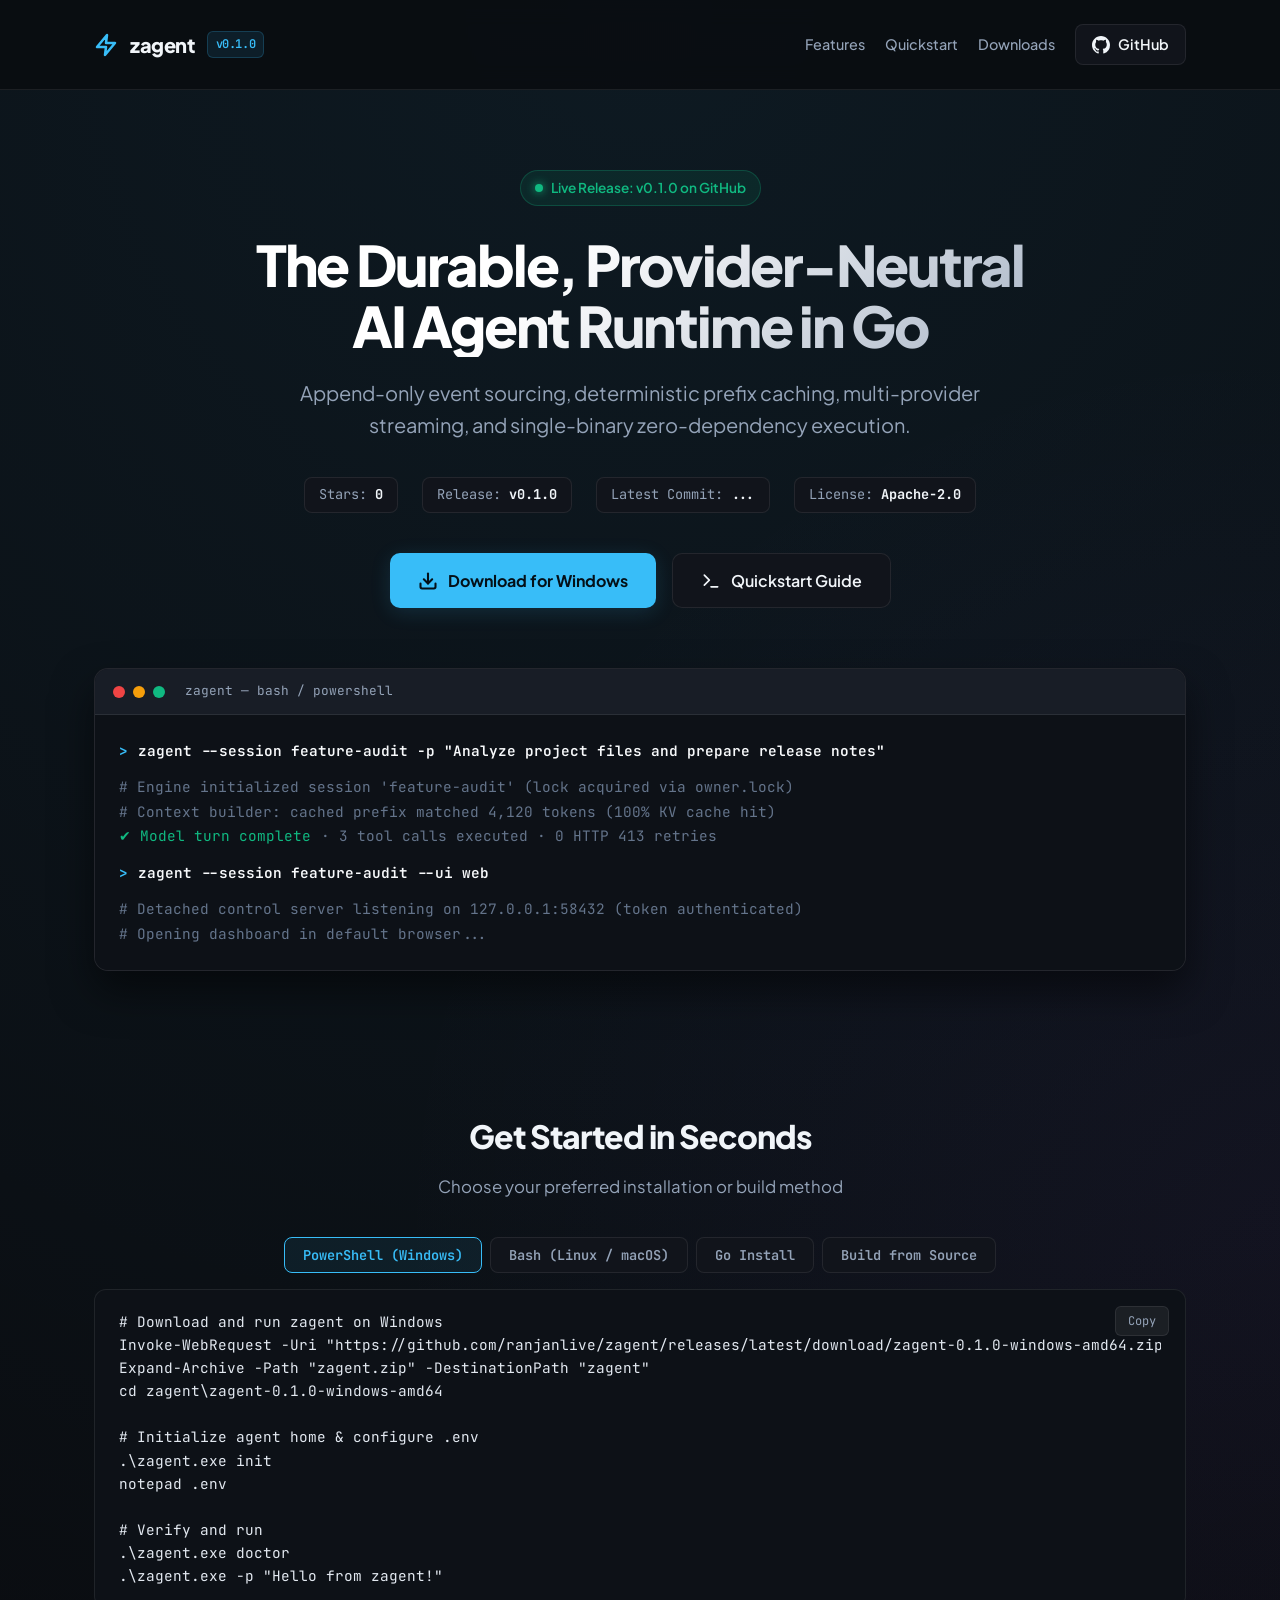
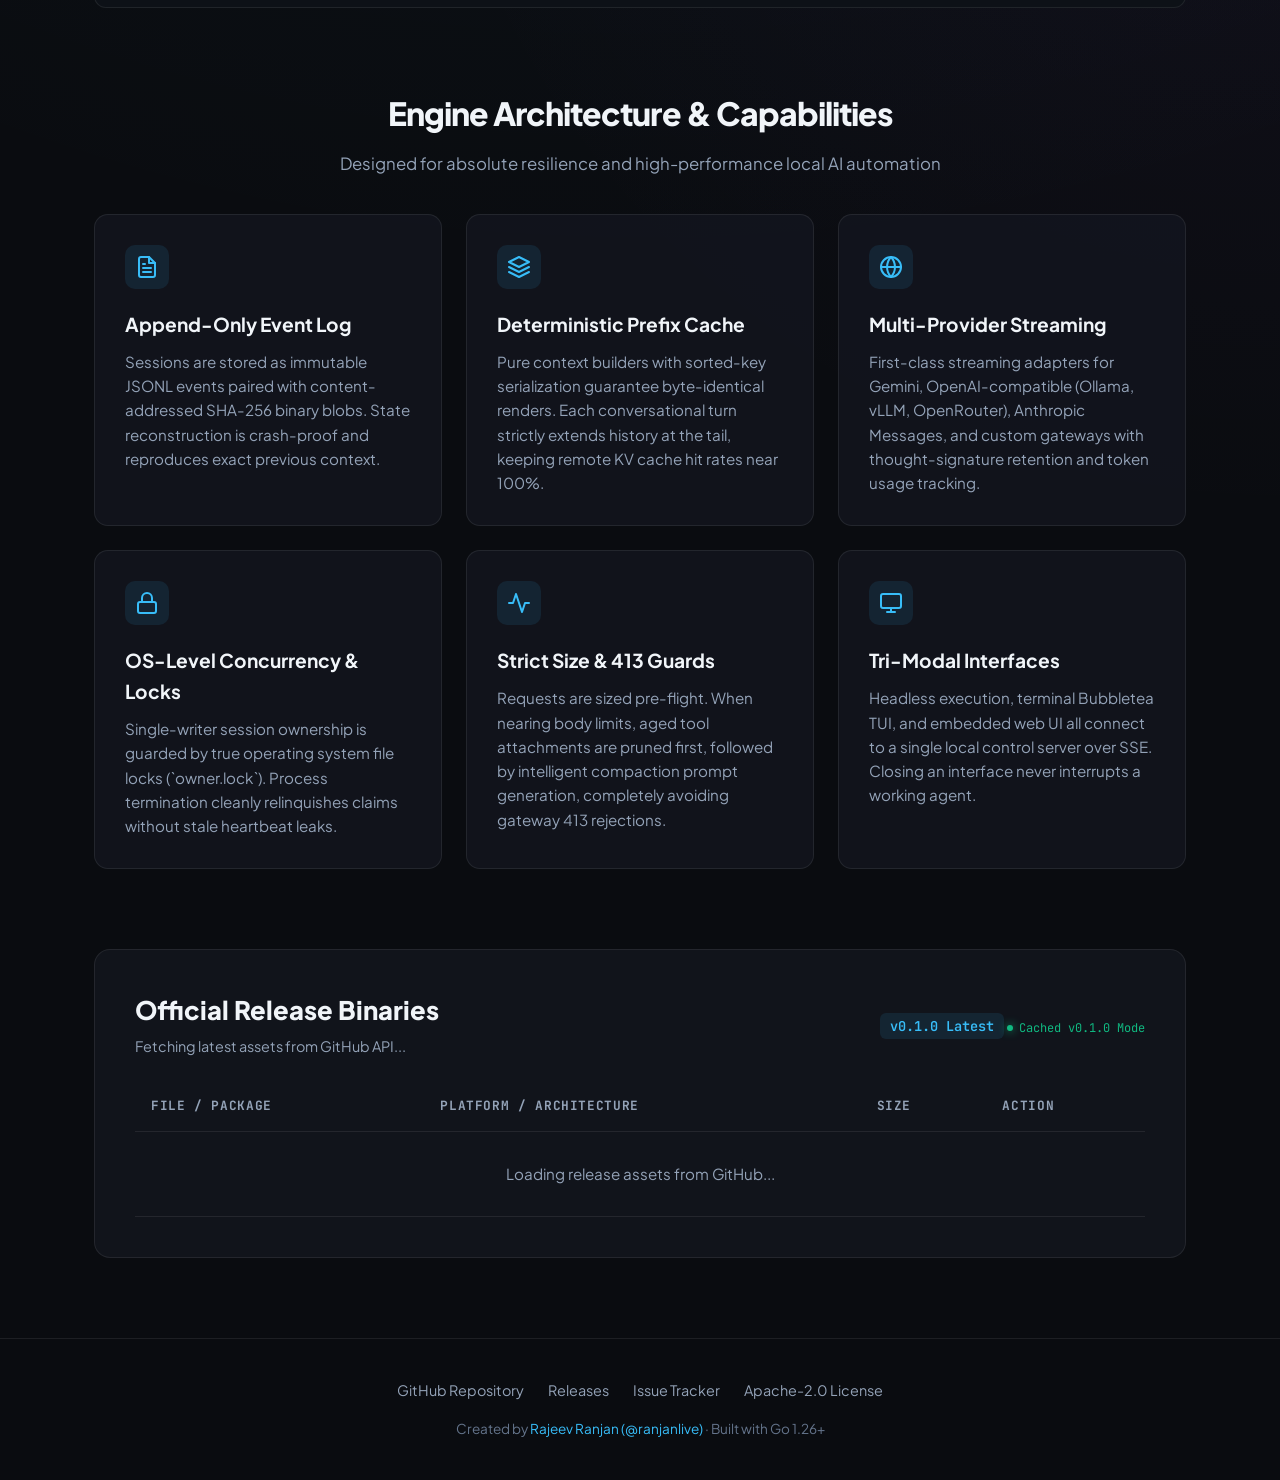
<file: zengine/docs/index.html>
<!DOCTYPE html>
<html lang="en">
<head>
  <meta charset="UTF-8">
  <meta name="viewport" content="width=device-width, initial-scale=1.0">
  <title>zagent — Durable, Provider-Neutral AI Agent Engine in Go</title>
  <meta name="description" content="A durable, provider-neutral AI agent runtime written in Go with zero runtime dependencies. Append-only event logs, deterministic prefix caching, and multi-modal interfaces.">
  <link rel="preconnect" href="https://fonts.googleapis.com">
  <link rel="preconnect" href="https://fonts.gstatic.com" crossorigin>
  <link href="https://fonts.googleapis.com/css2?family=JetBrains+Mono:wght@400;500;600;700&family=Plus+Jakarta+Sans:wght@400;500;600;700;800&display=swap" rel="stylesheet">
  
  <style>
    :root {
      --bg-primary: #0a0c10;
      --bg-secondary: #11141b;
      --bg-card: rgba(20, 24, 33, 0.7);
      --border-color: rgba(255, 255, 255, 0.08);
      --border-hover: rgba(56, 189, 248, 0.3);
      --text-main: #f1f5f9;
      --text-muted: #94a3b8;
      --accent: #38bdf8;
      --accent-hover: #0ea5e9;
      --accent-glow: rgba(56, 189, 248, 0.15);
      --emerald: #10b981;
      --emerald-glow: rgba(16, 185, 129, 0.15);
      --purple: #a855f7;
      --font-sans: 'Plus Jakarta Sans', -apple-system, BlinkMacSystemFont, 'Segoe UI', Roboto, sans-serif;
      --font-mono: 'JetBrains Mono', 'Fira Code', monospace;
    }

    * {
      box-sizing: border-box;
      margin: 0;
      padding: 0;
    }

    body {
      background-color: var(--bg-primary);
      color: var(--text-main);
      font-family: var(--font-sans);
      line-height: 1.6;
      overflow-x: hidden;
      min-height: 100vh;
      background-image: 
        radial-gradient(circle at 50% 0%, rgba(56, 189, 248, 0.08) 0%, transparent 60%),
        radial-gradient(circle at 100% 40%, rgba(168, 85, 247, 0.05) 0%, transparent 40%),
        linear-gradient(to bottom, transparent, rgba(10, 12, 16, 0.8));
    }

    .container {
      max-width: 1140px;
      margin: 0 auto;
      padding: 0 24px;
    }

    /* Header & Navigation */
    header {
      padding: 24px 0;
      border-bottom: 1px solid var(--border-color);
      backdrop-filter: blur(12px);
      position: sticky;
      top: 0;
      z-index: 50;
      background: rgba(10, 12, 16, 0.85);
    }

    .nav-wrapper {
      display: flex;
      justify-content: space-between;
      align-items: center;
    }

    .brand {
      display: flex;
      align-items: center;
      gap: 12px;
      text-decoration: none;
      color: var(--text-main);
      font-weight: 800;
      font-size: 1.25rem;
      letter-spacing: -0.02em;
    }

    .brand-badge {
      font-family: var(--font-mono);
      font-size: 0.75rem;
      font-weight: 600;
      background: rgba(56, 189, 248, 0.1);
      color: var(--accent);
      padding: 3px 8px;
      border-radius: 6px;
      border: 1px solid rgba(56, 189, 248, 0.2);
    }

    .nav-links {
      display: flex;
      align-items: center;
      gap: 20px;
    }

    .nav-link {
      color: var(--text-muted);
      text-decoration: none;
      font-size: 0.9rem;
      font-weight: 500;
      transition: color 0.2s;
    }

    .nav-link:hover {
      color: var(--text-main);
    }

    .btn-github {
      display: inline-flex;
      align-items: center;
      gap: 8px;
      background: var(--bg-secondary);
      color: var(--text-main);
      border: 1px solid var(--border-color);
      padding: 8px 16px;
      border-radius: 8px;
      font-size: 0.9rem;
      font-weight: 600;
      text-decoration: none;
      transition: all 0.2s;
    }

    .btn-github:hover {
      border-color: var(--accent);
      background: rgba(56, 189, 248, 0.05);
      transform: translateY(-1px);
    }

    /* Hero Section */
    .hero {
      padding: 80px 0 60px;
      text-align: center;
    }

    .pill {
      display: inline-flex;
      align-items: center;
      gap: 8px;
      background: rgba(16, 185, 129, 0.1);
      color: var(--emerald);
      border: 1px solid rgba(16, 185, 129, 0.25);
      padding: 6px 14px;
      border-radius: 9999px;
      font-size: 0.85rem;
      font-weight: 600;
      margin-bottom: 28px;
    }

    .pill-pulse {
      width: 8px;
      height: 8px;
      background: var(--emerald);
      border-radius: 50%;
      box-shadow: 0 0 10px var(--emerald);
      animation: pulse 2s infinite;
    }

    @keyframes pulse {
      0% { opacity: 1; transform: scale(1); }
      50% { opacity: 0.4; transform: scale(0.9); }
      100% { opacity: 1; transform: scale(1); }
    }

    .hero-title {
      font-size: 3.5rem;
      font-weight: 800;
      letter-spacing: -0.04em;
      line-height: 1.1;
      margin-bottom: 20px;
      background: linear-gradient(135deg, #ffffff 40%, #94a3b8 100%);
      -webkit-background-clip: text;
      -webkit-text-fill-color: transparent;
    }

    .hero-tagline {
      font-size: 1.25rem;
      color: var(--text-muted);
      max-width: 680px;
      margin: 0 auto 36px;
      font-weight: 400;
    }

    /* Live Stats Bar */
    .stats-bar {
      display: flex;
      justify-content: center;
      gap: 24px;
      margin-bottom: 40px;
      flex-wrap: wrap;
    }

    .stat-pill {
      display: inline-flex;
      align-items: center;
      gap: 8px;
      background: var(--bg-secondary);
      border: 1px solid var(--border-color);
      padding: 6px 14px;
      border-radius: 8px;
      font-size: 0.85rem;
      font-family: var(--font-mono);
      color: var(--text-muted);
    }

    .stat-value {
      color: var(--text-main);
      font-weight: 700;
    }

    /* CTA Buttons */
    .cta-group {
      display: flex;
      justify-content: center;
      gap: 16px;
      flex-wrap: wrap;
      margin-bottom: 60px;
    }

    .btn-primary {
      display: inline-flex;
      align-items: center;
      gap: 10px;
      background: var(--accent);
      color: #041018;
      padding: 14px 28px;
      border-radius: 10px;
      font-weight: 700;
      font-size: 1rem;
      text-decoration: none;
      box-shadow: 0 4px 20px var(--accent-glow);
      transition: all 0.2s ease;
    }

    .btn-primary:hover {
      background: var(--accent-hover);
      transform: translateY(-2px);
      box-shadow: 0 8px 30px rgba(56, 189, 248, 0.35);
    }

    .btn-secondary {
      display: inline-flex;
      align-items: center;
      gap: 10px;
      background: var(--bg-secondary);
      color: var(--text-main);
      border: 1px solid var(--border-color);
      padding: 14px 28px;
      border-radius: 10px;
      font-weight: 600;
      font-size: 1rem;
      text-decoration: none;
      transition: all 0.2s;
    }

    .btn-secondary:hover {
      border-color: var(--border-hover);
      background: rgba(255, 255, 255, 0.04);
    }

    /* Terminal Showcase */
    .terminal-wrapper {
      background: var(--bg-secondary);
      border: 1px solid var(--border-color);
      border-radius: 14px;
      overflow: hidden;
      box-shadow: 0 20px 40px rgba(0, 0, 0, 0.5);
      margin-bottom: 80px;
      text-align: left;
    }

    .terminal-header {
      background: #181d26;
      padding: 12px 18px;
      display: flex;
      align-items: center;
      gap: 8px;
      border-bottom: 1px solid var(--border-color);
    }

    .dot {
      width: 12px;
      height: 12px;
      border-radius: 50%;
    }
    .dot-red { background: #ef4444; }
    .dot-yellow { background: #f59e0b; }
    .dot-green { background: #10b981; }

    .terminal-title {
      font-family: var(--font-mono);
      font-size: 0.8rem;
      color: var(--text-muted);
      margin-left: 12px;
    }

    .terminal-body {
      padding: 24px;
      font-family: var(--font-mono);
      font-size: 0.9rem;
      line-height: 1.7;
      color: #e2e8f0;
      background: #0d1117;
      overflow-x: auto;
    }

    .cmd-line {
      display: flex;
      align-items: center;
      gap: 10px;
      margin-bottom: 12px;
    }
    .cmd-prompt { color: var(--accent); font-weight: 700; }
    .cmd-text { color: #f8fafc; font-weight: 600; }
    .cmd-comment { color: #64748b; }
    .cmd-success { color: var(--emerald); }

    /* Code Tabs Section */
    .quickstart-section {
      margin-bottom: 80px;
    }

    .section-title {
      font-size: 2rem;
      font-weight: 800;
      letter-spacing: -0.03em;
      margin-bottom: 12px;
      text-align: center;
    }

    .section-subtitle {
      color: var(--text-muted);
      text-align: center;
      margin-bottom: 36px;
      font-size: 1.05rem;
    }

    .tabs-header {
      display: flex;
      justify-content: center;
      gap: 8px;
      margin-bottom: 16px;
      flex-wrap: wrap;
    }

    .tab-btn {
      background: var(--bg-secondary);
      border: 1px solid var(--border-color);
      color: var(--text-muted);
      padding: 8px 18px;
      border-radius: 8px;
      cursor: pointer;
      font-family: var(--font-mono);
      font-size: 0.85rem;
      font-weight: 600;
      transition: all 0.2s;
    }

    .tab-btn.active {
      color: var(--accent);
      border-color: var(--accent);
      background: rgba(56, 189, 248, 0.08);
    }

    .tab-content {
      display: none;
      background: #0d1117;
      border: 1px solid var(--border-color);
      border-radius: 12px;
      padding: 20px 24px;
      position: relative;
    }

    .tab-content.active {
      display: block;
    }

    .code-box {
      font-family: var(--font-mono);
      font-size: 0.9rem;
      color: #e2e8f0;
      overflow-x: auto;
      white-space: pre;
    }

    .copy-btn {
      position: absolute;
      top: 16px;
      right: 16px;
      background: rgba(255, 255, 255, 0.06);
      border: 1px solid var(--border-color);
      color: var(--text-muted);
      padding: 6px 12px;
      border-radius: 6px;
      font-size: 0.75rem;
      font-family: var(--font-mono);
      cursor: pointer;
      transition: all 0.2s;
    }

    .copy-btn:hover {
      color: var(--text-main);
      background: rgba(255, 255, 255, 0.12);
    }

    /* Features Grid */
    .features-grid {
      display: grid;
      grid-template-columns: repeat(auto-fit, minmax(320px, 1fr));
      gap: 24px;
      margin-bottom: 80px;
    }

    .feature-card {
      background: var(--bg-card);
      border: 1px solid var(--border-color);
      border-radius: 14px;
      padding: 30px;
      transition: all 0.2s;
      position: relative;
    }

    .feature-card:hover {
      border-color: var(--border-hover);
      transform: translateY(-2px);
    }

    .feature-icon {
      width: 44px;
      height: 44px;
      border-radius: 10px;
      background: rgba(56, 189, 248, 0.1);
      display: flex;
      align-items: center;
      justify-content: center;
      margin-bottom: 20px;
      color: var(--accent);
    }

    .feature-title {
      font-size: 1.2rem;
      font-weight: 700;
      margin-bottom: 10px;
    }

    .feature-desc {
      color: var(--text-muted);
      font-size: 0.95rem;
      line-height: 1.6;
    }

    /* Downloads Table Section */
    .downloads-section {
      background: var(--bg-secondary);
      border: 1px solid var(--border-color);
      border-radius: 16px;
      padding: 40px;
      margin-bottom: 80px;
    }

    .downloads-header {
      display: flex;
      justify-content: space-between;
      align-items: center;
      margin-bottom: 24px;
      flex-wrap: wrap;
      gap: 16px;
    }

    .release-tag {
      font-family: var(--font-mono);
      background: rgba(56, 189, 248, 0.1);
      color: var(--accent);
      padding: 4px 10px;
      border-radius: 6px;
      font-size: 0.85rem;
      font-weight: 600;
    }

    .downloads-table {
      width: 100%;
      border-collapse: collapse;
      text-align: left;
    }

    .downloads-table th,
    .downloads-table td {
      padding: 14px 16px;
      border-bottom: 1px solid var(--border-color);
    }

    .downloads-table th {
      color: var(--text-muted);
      font-size: 0.8rem;
      text-transform: uppercase;
      letter-spacing: 0.05em;
      font-family: var(--font-mono);
    }

    .downloads-table td {
      font-size: 0.95rem;
    }

    .file-name {
      font-family: var(--font-mono);
      font-weight: 600;
      color: var(--text-main);
      display: flex;
      align-items: center;
      gap: 8px;
    }

    .badge-os {
      font-size: 0.7rem;
      padding: 2px 6px;
      border-radius: 4px;
      background: rgba(255, 255, 255, 0.08);
      color: var(--text-muted);
      font-family: var(--font-mono);
    }

    .btn-download-sm {
      display: inline-flex;
      align-items: center;
      gap: 6px;
      background: rgba(56, 189, 248, 0.1);
      color: var(--accent);
      border: 1px solid rgba(56, 189, 248, 0.2);
      padding: 6px 12px;
      border-radius: 6px;
      font-size: 0.8rem;
      font-weight: 600;
      text-decoration: none;
      transition: all 0.2s;
    }

    .btn-download-sm:hover {
      background: var(--accent);
      color: #041018;
    }

    /* Footer */
    footer {
      border-top: 1px solid var(--border-color);
      padding: 40px 0;
      color: var(--text-muted);
      font-size: 0.9rem;
      text-align: center;
    }

    .footer-links {
      display: flex;
      justify-content: center;
      gap: 24px;
      margin-bottom: 16px;
      flex-wrap: wrap;
    }

    .footer-links a {
      color: var(--text-muted);
      text-decoration: none;
      transition: color 0.2s;
    }

    .footer-links a:hover {
      color: var(--text-main);
    }

    .footer-author {
      font-size: 0.85rem;
      color: #64748b;
    }

    /* Live update status banner */
    .sync-status {
      display: inline-flex;
      align-items: center;
      gap: 6px;
      font-family: var(--font-mono);
      font-size: 0.75rem;
      color: var(--emerald);
      margin-top: 8px;
    }

    /* Responsive */
    @media (max-width: 768px) {
      .hero-title { font-size: 2.4rem; }
      .downloads-section { padding: 24px 16px; }
      .downloads-table th:nth-child(3),
      .downloads-table td:nth-child(3) { display: none; }
    }
  </style>
</head>
<body>

  <!-- Navigation -->
  <header>
    <div class="container nav-wrapper">
      <a href="https://github.com/ranjanlive/zagent" class="brand">
        <svg width="24" height="24" viewBox="0 0 24 24" fill="none" stroke="currentColor" stroke-width="2.5" stroke-linecap="round" stroke-linejoin="round" style="color:var(--accent)"><polygon points="13 2 3 14 12 14 11 22 21 10 12 10 13 2"/></svg>
        zagent
        <span class="brand-badge" id="nav-version">v0.1.0</span>
      </a>
      <div class="nav-links">
        <a href="#features" class="nav-link">Features</a>
        <a href="#quickstart" class="nav-link">Quickstart</a>
        <a href="#downloads" class="nav-link">Downloads</a>
        <a href="https://github.com/ranjanlive/zagent" target="_blank" rel="noopener" class="btn-github">
          <svg width="18" height="18" viewBox="0 0 24 24" fill="currentColor"><path d="M12 0C5.37 0 0 5.37 0 12c0 5.31 3.435 9.795 8.205 11.385.6.105.825-.255.825-.57 0-.285-.015-1.23-.015-2.235-3.015.555-3.795-.735-4.035-1.41-.135-.345-.72-1.41-1.23-1.695-.42-.225-1.02-.78-.015-.795.945-.015 1.62.87 1.845 1.23 1.08 1.815 2.805 1.305 3.495.99.105-.78.42-1.305.765-1.605-2.67-.3-5.46-1.335-5.46-5.925 0-1.305.465-2.385 1.23-3.225-.12-.3-.54-1.53.12-3.18 0 0 1.005-.315 3.3 1.23.96-.27 1.98-.405 3-.405s2.04.135 3 .405c2.295-1.56 3.3-1.23 3.3-1.23.66 1.65.24 2.88.12 3.18.765.84 1.23 1.905 1.23 3.225 0 4.605-2.805 5.625-5.475 5.925.435.375.81 1.095.81 2.22 0 1.605-.015 2.895-.015 3.3 0 .315.225.69.825.57A12.02 12.02 0 0024 12c0-6.63-5.37-12-12-12z"/></svg>
          GitHub
        </a>
      </div>
    </div>
  </header>

  <!-- Hero Section -->
  <section class="hero">
    <div class="container">
      <div class="pill">
        <span class="pill-pulse"></span>
        <span id="pill-release-text">Live Release: v0.1.0 on GitHub</span>
      </div>
      <h1 class="hero-title">The Durable, Provider-Neutral<br>AI Agent Runtime in Go</h1>
      <p class="hero-tagline">
        Append-only event sourcing, deterministic prefix caching, multi-provider streaming, and single-binary zero-dependency execution.
      </p>

      <!-- Live Dynamic Stats Bar -->
      <div class="stats-bar">
        <div class="stat-pill">
          <span>Stars:</span>
          <span class="stat-value" id="stat-stars">0</span>
        </div>
        <div class="stat-pill">
          <span>Release:</span>
          <span class="stat-value" id="stat-version">v0.1.0</span>
        </div>
        <div class="stat-pill">
          <span>Latest Commit:</span>
          <span class="stat-value" id="stat-commit">...</span>
        </div>
        <div class="stat-pill">
          <span>License:</span>
          <span class="stat-value">Apache-2.0</span>
        </div>
      </div>

      <!-- Action Buttons -->
      <div class="cta-group">
        <a id="btn-smart-download" href="https://github.com/ranjanlive/zagent/releases/latest" class="btn-primary">
          <svg width="20" height="20" viewBox="0 0 24 24" fill="none" stroke="currentColor" stroke-width="2.5" stroke-linecap="round" stroke-linejoin="round"><path d="M21 15v4a2 2 0 0 1-2 2H5a2 2 0 0 1-2-2v-4"/><polyline points="7 10 12 15 17 10"/><line x1="12" y1="15" x2="12" y2="3"/></svg>
          <span id="smart-download-text">Download for Windows</span>
        </a>
        <a href="#quickstart" class="btn-secondary">
          <svg width="20" height="20" viewBox="0 0 24 24" fill="none" stroke="currentColor" stroke-width="2" stroke-linecap="round" stroke-linejoin="round"><polyline points="4 17 10 11 4 5"/><line x1="12" y1="19" x2="20" y2="19"/></svg>
          Quickstart Guide
        </a>
      </div>

      <!-- Interactive Simulated Terminal -->
      <div class="terminal-wrapper">
        <div class="terminal-header">
          <div class="dot dot-red"></div>
          <div class="dot dot-yellow"></div>
          <div class="dot dot-green"></div>
          <span class="terminal-title">zagent — bash / powershell</span>
        </div>
        <div class="terminal-body">
          <div class="cmd-line">
            <span class="cmd-prompt">&gt;</span>
            <span class="cmd-text">zagent --session feature-audit -p "Analyze project files and prepare release notes"</span>
          </div>
          <div class="cmd-comment"># Engine initialized session 'feature-audit' (lock acquired via owner.lock)</div>
          <div class="cmd-comment"># Context builder: cached prefix matched 4,120 tokens (100% KV cache hit)</div>
          <div class="cmd-line">
            <span class="cmd-success">✔ Model turn complete</span>
            <span class="cmd-comment">· 3 tool calls executed · 0 HTTP 413 retries</span>
          </div>
          <div class="cmd-line">
            <span class="cmd-prompt">&gt;</span>
            <span class="cmd-text">zagent --session feature-audit --ui web</span>
          </div>
          <div class="cmd-comment"># Detached control server listening on 127.0.0.1:58432 (token authenticated)</div>
          <div class="cmd-comment"># Opening dashboard in default browser...</div>
        </div>
      </div>
    </div>
  </section>

  <!-- Quickstart Tabs Section -->
  <section id="quickstart" class="quickstart-section">
    <div class="container">
      <h2 class="section-title">Get Started in Seconds</h2>
      <p class="section-subtitle">Choose your preferred installation or build method</p>

      <div class="tabs-header">
        <button class="tab-btn active" onclick="switchTab('powershell')">PowerShell (Windows)</button>
        <button class="tab-btn" onclick="switchTab('bash')">Bash (Linux / macOS)</button>
        <button class="tab-btn" onclick="switchTab('go')">Go Install</button>
        <button class="tab-btn" onclick="switchTab('source')">Build from Source</button>
      </div>

      <!-- Tab: PowerShell -->
      <div id="tab-powershell" class="tab-content active">
        <button class="copy-btn" onclick="copyCode('code-ps')">Copy</button>
        <div class="code-box" id="code-ps"># Download and run zagent on Windows
Invoke-WebRequest -Uri "https://github.com/ranjanlive/zagent/releases/latest/download/zagent-0.1.0-windows-amd64.zip" -OutFile "zagent.zip"
Expand-Archive -Path "zagent.zip" -DestinationPath "zagent"
cd zagent\zagent-0.1.0-windows-amd64

# Initialize agent home & configure .env
.\zagent.exe init
notepad .env

# Verify and run
.\zagent.exe doctor
.\zagent.exe -p "Hello from zagent!"</div>
      </div>

      <!-- Tab: Bash -->
      <div id="tab-bash" class="tab-content">
        <button class="copy-btn" onclick="copyCode('code-bash')">Copy</button>
        <div class="code-box" id="code-bash"># Download and extract on Linux / macOS
curl -sSL -O "https://github.com/ranjanlive/zagent/releases/latest/download/zagent-0.1.0-linux-amd64.tar.gz"
tar -xzf zagent-0.1.0-linux-amd64.tar.gz
cd zagent-0.1.0-linux-amd64

# Initialize agent home & configure .env
./zagent init
nano .env

# Verify and run
./zagent doctor
./zagent --ui cli</div>
      </div>

      <!-- Tab: Go Install -->
      <div id="tab-go" class="tab-content">
        <button class="copy-btn" onclick="copyCode('code-go')">Copy</button>
        <div class="code-box" id="code-go"># Install directly using Go (1.26+)
go install github.com/ranjanlive/zagent/cmd/zagent@latest

# Verify installation
zagent version</div>
      </div>

      <!-- Tab: Source -->
      <div id="tab-source" class="tab-content">
        <button class="copy-btn" onclick="copyCode('code-source')">Copy</button>
        <div class="code-box" id="code-source"># Clone the repository
git clone https://github.com/ranjanlive/zagent.git
cd zagent

# Run tests & verify
go test ./...
go vet ./...

# Build binary
go build -trimpath -o zagent ./cmd/zagent</div>
      </div>
    </div>
  </section>

  <!-- Features Grid -->
  <section id="features" class="container">
    <h2 class="section-title">Engine Architecture & Capabilities</h2>
    <p class="section-subtitle">Designed for absolute resilience and high-performance local AI automation</p>

    <div class="features-grid">
      <!-- Feature 1 -->
      <div class="feature-card">
        <div class="feature-icon">
          <svg width="24" height="24" viewBox="0 0 24 24" fill="none" stroke="currentColor" stroke-width="2" stroke-linecap="round" stroke-linejoin="round"><path d="M14 2H6a2 2 0 0 0-2 2v16a2 2 0 0 0 2 2h12a2 2 0 0 0 2-2V8z"/><polyline points="14 2 14 8 20 8"/><line x1="16" y1="13" x2="8" y2="13"/><line x1="16" y1="17" x2="8" y2="17"/><polyline points="10 9 9 9 8 9"/></svg>
        </div>
        <h3 class="feature-title">Append-Only Event Log</h3>
        <p class="feature-desc">Sessions are stored as immutable JSONL events paired with content-addressed SHA-256 binary blobs. State reconstruction is crash-proof and reproduces exact previous context.</p>
      </div>

      <!-- Feature 2 -->
      <div class="feature-card">
        <div class="feature-icon">
          <svg width="24" height="24" viewBox="0 0 24 24" fill="none" stroke="currentColor" stroke-width="2" stroke-linecap="round" stroke-linejoin="round"><polygon points="12 2 2 7 12 12 22 7 12 2"/><polyline points="2 17 12 22 22 17"/><polyline points="2 12 12 17 22 12"/></svg>
        </div>
        <h3 class="feature-title">Deterministic Prefix Cache</h3>
        <p class="feature-desc">Pure context builders with sorted-key serialization guarantee byte-identical renders. Each conversational turn strictly extends history at the tail, keeping remote KV cache hit rates near 100%.</p>
      </div>

      <!-- Feature 3 -->
      <div class="feature-card">
        <div class="feature-icon">
          <svg width="24" height="24" viewBox="0 0 24 24" fill="none" stroke="currentColor" stroke-width="2" stroke-linecap="round" stroke-linejoin="round"><circle cx="12" cy="12" r="10"/><line x1="2" y1="12" x2="22" y2="12"/><path d="M12 2a15.3 15.3 0 0 1 4 10 15.3 15.3 0 0 1-4 10 15.3 15.3 0 0 1-4-10 15.3 15.3 0 0 1 4-10z"/></svg>
        </div>
        <h3 class="feature-title">Multi-Provider Streaming</h3>
        <p class="feature-desc">First-class streaming adapters for Gemini, OpenAI-compatible (Ollama, vLLM, OpenRouter), Anthropic Messages, and custom gateways with thought-signature retention and token usage tracking.</p>
      </div>

      <!-- Feature 4 -->
      <div class="feature-card">
        <div class="feature-icon">
          <svg width="24" height="24" viewBox="0 0 24 24" fill="none" stroke="currentColor" stroke-width="2" stroke-linecap="round" stroke-linejoin="round"><rect x="3" y="11" width="18" height="11" rx="2" ry="2"/><path d="M7 11V7a5 5 0 0 1 10 0v4"/></svg>
        </div>
        <h3 class="feature-title">OS-Level Concurrency & Locks</h3>
        <p class="feature-desc">Single-writer session ownership is guarded by true operating system file locks (`owner.lock`). Process termination cleanly relinquishes claims without stale heartbeat leaks.</p>
      </div>

      <!-- Feature 5 -->
      <div class="feature-card">
        <div class="feature-icon">
          <svg width="24" height="24" viewBox="0 0 24 24" fill="none" stroke="currentColor" stroke-width="2" stroke-linecap="round" stroke-linejoin="round"><path d="M22 12h-4l-3 9L9 3l-3 9H2"/></svg>
        </div>
        <h3 class="feature-title">Strict Size & 413 Guards</h3>
        <p class="feature-desc">Requests are sized pre-flight. When nearing body limits, aged tool attachments are pruned first, followed by intelligent compaction prompt generation, completely avoiding gateway 413 rejections.</p>
      </div>

      <!-- Feature 6 -->
      <div class="feature-card">
        <div class="feature-icon">
          <svg width="24" height="24" viewBox="0 0 24 24" fill="none" stroke="currentColor" stroke-width="2" stroke-linecap="round" stroke-linejoin="round"><rect x="2" y="3" width="20" height="14" rx="2" ry="2"/><line x1="8" y1="21" x2="16" y2="21"/><line x1="12" y1="17" x2="12" y2="21"/></svg>
        </div>
        <h3 class="feature-title">Tri-Modal Interfaces</h3>
        <p class="feature-desc">Headless execution, terminal Bubbletea TUI, and embedded web UI all connect to a single local control server over SSE. Closing an interface never interrupts a working agent.</p>
      </div>
    </div>
  </section>

  <!-- Live GitHub Releases & Downloads Section -->
  <section id="downloads" class="container">
    <div class="downloads-section">
      <div class="downloads-header">
        <div>
          <h2 style="font-size:1.6rem; font-weight:800; margin-bottom:4px;">Official Release Binaries</h2>
          <p style="color:var(--text-muted); font-size:0.9rem;" id="release-meta-text">Fetching latest assets from GitHub API...</p>
        </div>
        <div style="text-align:right;">
          <span class="release-tag" id="table-version-tag">v0.1.0 Latest</span>
          <div class="sync-status">
            <span class="pill-pulse" style="width:6px; height:6px;"></span>
            <span id="sync-label">Synced with GitHub</span>
          </div>
        </div>
      </div>

      <div style="overflow-x:auto;">
        <table class="downloads-table">
          <thead>
            <tr>
              <th>File / Package</th>
              <th>Platform / Architecture</th>
              <th>Size</th>
              <th>Action</th>
            </tr>
          </thead>
          <tbody id="assets-table-body">
            <!-- Dynamically populated from GitHub API -->
            <tr>
              <td colspan="4" style="text-align:center; color:var(--text-muted); padding:30px;">Loading release assets from GitHub...</td>
            </tr>
          </tbody>
        </table>
      </div>
    </div>
  </section>

  <!-- Footer -->
  <footer>
    <div class="container">
      <div class="footer-links">
        <a href="https://github.com/ranjanlive/zagent" target="_blank" rel="noopener">GitHub Repository</a>
        <a href="https://github.com/ranjanlive/zagent/releases" target="_blank" rel="noopener">Releases</a>
        <a href="https://github.com/ranjanlive/zagent/issues" target="_blank" rel="noopener">Issue Tracker</a>
        <a href="https://github.com/ranjanlive/zagent/blob/main/LICENSE" target="_blank" rel="noopener">Apache-2.0 License</a>
      </div>
      <p class="footer-author">Created by <a href="https://github.com/ranjanlive" style="color:var(--accent); text-decoration:none;">Rajeev Ranjan (@ranjanlive)</a> · Built with Go 1.26+</p>
    </div>
  </footer>

  <!-- Dynamic GitHub API Auto-Updater Script -->
  <script>
    const GITHUB_REPO = 'ranjanlive/zagent';
    const FALLBACK_VERSION = 'v0.1.1';

    // Switch code tabs
    function switchTab(tabId) {
      document.querySelectorAll('.tab-btn').forEach(btn => btn.classList.remove('active'));
      document.querySelectorAll('.tab-content').forEach(content => content.classList.remove('active'));
      
      const activeBtn = Array.from(document.querySelectorAll('.tab-btn')).find(b => b.getAttribute('onclick').includes(tabId));
      if (activeBtn) activeBtn.classList.add('active');
      
      const activeContent = document.getElementById('tab-' + tabId);
      if (activeContent) activeContent.classList.add('active');
    }

    // Copy code snippet helper
    function copyCode(elementId) {
      const text = document.getElementById(elementId).innerText;
      navigator.clipboard.writeText(text).then(() => {
        const btn = event.target;
        const originalText = btn.innerText;
        btn.innerText = 'Copied!';
        setTimeout(() => { btn.innerText = originalText; }, 2000);
      });
    }

    // Format bytes helper
    function formatBytes(bytes) {
      if (bytes === 0) return '0 Bytes';
      const k = 1024;
      const sizes = ['Bytes', 'KB', 'MB', 'GB'];
      const i = Math.floor(Math.log(bytes) / Math.log(k));
      return parseFloat((bytes / Math.pow(k, i)).toFixed(2)) + ' ' + sizes[i];
    }

    // Parse platform information
    function getPlatformMeta(name) {
      if (name.includes('windows-amd64')) return { label: 'Windows x64', badge: 'win-amd64', icon: '🪟' };
      if (name.includes('windows-arm64')) return { label: 'Windows ARM64', badge: 'win-arm64', icon: '🪟' };
      if (name.includes('linux-amd64')) return { label: 'Linux x86_64', badge: 'linux-amd64', icon: '🐧' };
      if (name.includes('linux-arm64')) return { label: 'Linux ARM64', badge: 'linux-arm64', icon: '🐧' };
      if (name.includes('darwin-arm64')) return { label: 'macOS Apple Silicon', badge: 'mac-arm64', icon: '🍎' };
      if (name.includes('darwin-amd64')) return { label: 'macOS Intel', badge: 'mac-amd64', icon: '🍎' };
      if (name.includes('source')) return { label: 'Source Code (All Platforms)', badge: 'source', icon: '📦' };
      if (name.includes('SHA256')) return { label: 'Cryptographic Checksums', badge: 'checksum', icon: '🔒' };
      return { label: 'Universal', badge: 'binary', icon: '📁' };
    }

    // Detect user OS for smart download button
    function setupSmartDownload(assets) {
      const userAgent = window.navigator.userAgent.toLowerCase();
      let targetPattern = 'windows-amd64.zip';
      let osName = 'Windows (x64)';

      if (userAgent.indexOf('mac') !== -1) {
        targetPattern = 'darwin-arm64.tar.gz';
        osName = 'macOS (Apple Silicon)';
      } else if (userAgent.indexOf('linux') !== -1) {
        targetPattern = 'linux-amd64.tar.gz';
        osName = 'Linux (x86_64)';
      }

      const match = assets.find(a => a.name.includes(targetPattern));
      const btn = document.getElementById('btn-smart-download');
      const label = document.getElementById('smart-download-text');

      if (match) {
        btn.href = match.browser_download_url;
        label.innerText = `Download for ${osName}`;
      }
    }

    // Fetch live data from GitHub API
    async function fetchGitHubData() {
      try {
        // 1. Fetch Repository Info (stars, forks, commit)
        const repoRes = await fetch(`https://api.github.com/repos/${GITHUB_REPO}`);
        if (repoRes.ok) {
          const repoData = await repoRes.json();
          document.getElementById('stat-stars').innerText = repoData.stargazers_count || 0;
        }

        // 2. Fetch Latest Commit
        const commitRes = await fetch(`https://api.github.com/repos/${GITHUB_REPO}/commits/main`);
        if (commitRes.ok) {
          const commitData = await commitRes.json();
          const shortSha = commitData.sha.substring(0, 7);
          document.getElementById('stat-commit').innerText = shortSha;
          document.getElementById('stat-commit').title = commitData.commit.message;
        }

        // 3. Fetch Latest Release Assets
        const releaseRes = await fetch(`https://api.github.com/repos/${GITHUB_REPO}/releases/latest`);
        if (releaseRes.ok) {
          const releaseData = await releaseRes.json();
          const tagName = releaseData.tag_name || FALLBACK_VERSION;
          
          document.getElementById('nav-version').innerText = tagName;
          document.getElementById('stat-version').innerText = tagName;
          document.getElementById('table-version-tag').innerText = `${tagName} Latest`;
          document.getElementById('pill-release-text').innerText = `Live Release: ${tagName} on GitHub`;
          
          const pubDate = new Date(releaseData.published_at).toLocaleDateString('en-US', {
            year: 'numeric', month: 'short', day: 'numeric'
          });
          document.getElementById('release-meta-text').innerText = `Published ${pubDate} · ${releaseData.assets.length} binary distributions`;

          // Populate Table
          const tbody = document.getElementById('assets-table-body');
          tbody.innerHTML = '';

          releaseData.assets.forEach(asset => {
            const meta = getPlatformMeta(asset.name);
            const tr = document.createElement('tr');
            tr.innerHTML = `
              <td>
                <span class="file-name">
                  <span>${meta.icon}</span>
                  <span>${asset.name}</span>
                </span>
              </td>
              <td><span class="badge-os">${meta.label}</span></td>
              <td style="font-family:var(--font-mono); color:var(--text-muted); font-size:0.85rem;">${formatBytes(asset.size)}</td>
              <td>
                <a href="${asset.browser_download_url}" class="btn-download-sm">
                  <svg width="14" height="14" viewBox="0 0 24 24" fill="none" stroke="currentColor" stroke-width="2.5"><path d="M21 15v4a2 2 0 0 1-2 2H5a2 2 0 0 1-2-2v-4"/><polyline points="7 10 12 15 17 10"/><line x1="12" y1="15" x2="12" y2="3"/></svg>
                  Download
                </a>
              </td>
            `;
            tbody.appendChild(tr);
          });

          // Set up smart OS download
          setupSmartDownload(releaseData.assets);
        }
      } catch (err) {
        console.warn('GitHub API fetch failed (likely rate limited or offline), using cached fallback.', err);
        document.getElementById('sync-label').innerText = 'Cached v0.1.0 Mode';
      }
    }

    // Run on load
    document.addEventListener('DOMContentLoaded', fetchGitHubData);
  </script>
</body>
</html>
</file>
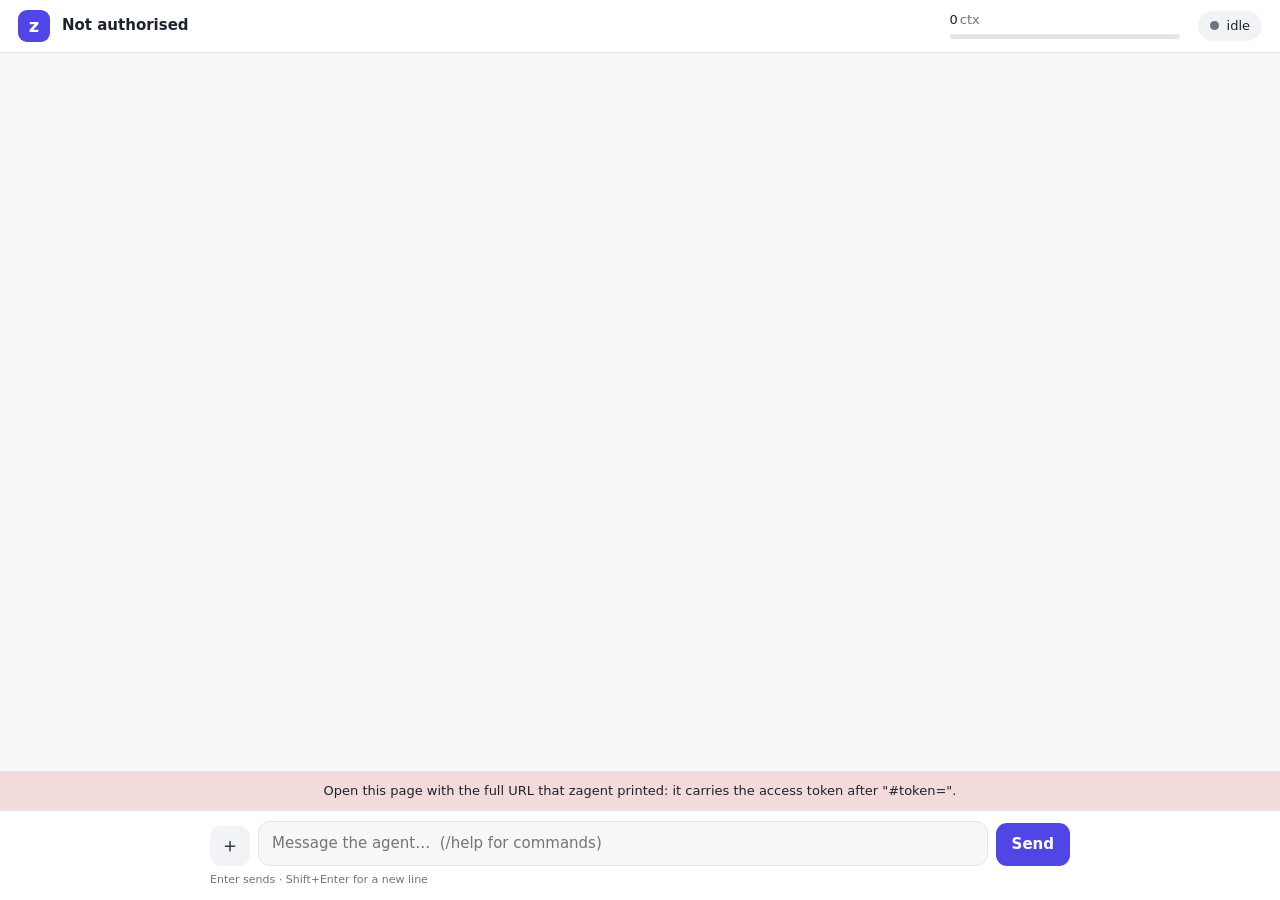
<file: zengine/internal/webui/assets/index.html>
<!doctype html>
<html lang="en">
<head>
<meta charset="utf-8">
<meta name="viewport" content="width=device-width, initial-scale=1">
<title>zagent</title>
<link rel="stylesheet" href="app.css">
</head>
<body>
<header id="top">
  <div class="title">
    <span class="logo">z</span>
    <div class="titles">
      <div id="session-title" class="session-title">connecting…</div>
      <div id="session-sub" class="session-sub"></div>
    </div>
  </div>
  <div class="meter" id="meter" title="Context size now / compaction threshold">
    <div class="meter-text"><span id="ctx-now">0</span><span class="dim"> ctx</span><span class="dim" id="ctx-limit"></span></div>
    <div class="bar"><div id="ctx-bar"></div></div>
    <div class="meter-totals dim" id="totals"></div>
  </div>
  <div class="status" id="status" data-state="idle"><span class="dot"></span><span id="status-text">idle</span></div>
</header>

<main id="log" aria-live="polite"></main>
<button id="jump" class="jump" hidden>↓ latest</button>

<div id="banner" class="banner" hidden></div>

<footer id="composer">
  <div id="chips" class="chips"></div>
  <div class="row">
    <label class="attach" title="Attach an image, audio, video or PDF">
      <input id="file" type="file" multiple hidden>
      <span>＋</span>
    </label>
    <textarea id="input" rows="1" placeholder="Message the agent…  (/help for commands)" autocomplete="off" spellcheck="true"></textarea>
    <button id="send" class="primary">Send</button>
    <button id="note" class="secondary" hidden>Send note</button>
    <button id="stop" class="danger" hidden>Stop</button>
    <button id="resume" class="secondary" hidden>Retry now</button>
  </div>
  <div class="hint dim" id="hint">Enter sends · Shift+Enter for a new line</div>
</footer>
<script src="app.js"></script>
</body>
</html>
</file>
<file: zengine/internal/webui/assets/app.css>
:root {
  --bg: #f6f7f9; --panel: #ffffff; --ink: #1c2330; --dim: #6b7585; --line: #e2e6ec;
  --accent: #4f46e5; --accent-ink: #ffffff; --user: #eef0ff; --agent: #ffffff;
  --ok: #15803d; --warn: #b45309; --err: #b91c1c; --code: #f1f3f7; --tool: #f7f8fb;
  --shadow: 0 1px 2px rgba(20,30,50,.06), 0 4px 14px rgba(20,30,50,.05);
}
@media (prefers-color-scheme: dark) {
  :root {
    --bg: #0f131a; --panel: #161b24; --ink: #e6e9ef; --dim: #8b95a7; --line: #262d3a;
    --accent: #7c83ff; --accent-ink: #0f131a; --user: #1d2340; --agent: #161b24;
    --ok: #4ade80; --warn: #fbbf24; --err: #f87171; --code: #1c222d; --tool: #131820;
    --shadow: none;
  }
}
* { box-sizing: border-box; }
html, body { height: 100%; margin: 0; }
body {
  background: var(--bg); color: var(--ink); display: flex; flex-direction: column;
  font: 15px/1.55 system-ui, -apple-system, "Segoe UI", Roboto, sans-serif;
}
.dim { color: var(--dim); }

/* header */
#top {
  display: flex; align-items: center; gap: 18px; padding: 10px 18px;
  background: var(--panel); border-bottom: 1px solid var(--line); flex: none;
}
.title { display: flex; align-items: center; gap: 12px; min-width: 0; flex: 1; }
.logo {
  width: 32px; height: 32px; border-radius: 9px; background: var(--accent); color: var(--accent-ink);
  display: grid; place-items: center; font-weight: 800; font-size: 18px; flex: none;
}
.titles { min-width: 0; }
.session-title { font-weight: 600; white-space: nowrap; overflow: hidden; text-overflow: ellipsis; }
.session-sub { font-size: 12px; color: var(--dim); white-space: nowrap; overflow: hidden; text-overflow: ellipsis; }
.meter { width: 230px; flex: none; }
.meter-text { font-size: 13px; font-variant-numeric: tabular-nums; display: flex; gap: 2px; align-items: baseline; }
.bar { height: 5px; border-radius: 3px; background: var(--line); overflow: hidden; margin: 3px 0; }
#ctx-bar { height: 100%; width: 0; background: var(--accent); transition: width .3s, background .3s; }
#ctx-bar.warn { background: var(--warn); } #ctx-bar.hot { background: var(--err); }
.meter-totals { font-size: 11px; font-variant-numeric: tabular-nums; }
.status { display: flex; align-items: center; gap: 8px; font-size: 13px; padding: 5px 12px; border-radius: 999px; background: var(--code); flex: none; }
.dot { width: 9px; height: 9px; border-radius: 50%; background: var(--dim); }
.status[data-state="working"] .dot, .status[data-state="compacting"] .dot { background: var(--accent); animation: pulse 1.1s ease-in-out infinite; }
.status[data-state="paused"] .dot { background: var(--warn); animation: pulse 1.6s ease-in-out infinite; }
.status[data-state="waiting_bg"] .dot { background: var(--ok); animation: pulse 2s ease-in-out infinite; }
.status[data-state="closed"] .dot { background: var(--err); }
@keyframes pulse { 0%,100% { transform: scale(.8); opacity: .5 } 50% { transform: scale(1.25); opacity: 1 } }
.dots::after { content: ""; display: inline-block; width: 1.2em; text-align: left; animation: dots 1.4s steps(4, end) infinite; }
@keyframes dots { 0% { content: "" } 25% { content: "." } 50% { content: ".." } 75% { content: "..." } }

/* conversation */
#log { flex: 1; overflow-y: auto; padding: 18px 0 28px; scroll-behavior: smooth; }
.msg, .note, .divider, .tool, .sys { max-width: 860px; margin: 10px auto; padding: 0 18px; }
.bubble { border-radius: 14px; padding: 11px 15px; border: 1px solid var(--line); box-shadow: var(--shadow); overflow-wrap: anywhere; }
.msg.user .bubble { background: var(--user); margin-left: 15%; }
.msg.agent .bubble { background: var(--agent); margin-right: 5%; }
.msg .who { font-size: 11px; text-transform: uppercase; letter-spacing: .06em; color: var(--dim); margin: 0 4px 4px; }
.msg.user .who { text-align: right; }
.bubble p { margin: .45em 0; } .bubble p:first-child { margin-top: 0; } .bubble p:last-child { margin-bottom: 0; }
.bubble h1, .bubble h2, .bubble h3 { margin: .8em 0 .35em; line-height: 1.25; } .bubble h1 { font-size: 1.3em } .bubble h2 { font-size: 1.15em } .bubble h3 { font-size: 1.05em }
.bubble ul, .bubble ol { margin: .4em 0; padding-left: 1.4em; }
.bubble blockquote { margin: .5em 0; padding: 0 12px; border-left: 3px solid var(--line); color: var(--dim); }
.bubble code { background: var(--code); padding: .1em .35em; border-radius: 5px; font: 13px/1.4 ui-monospace, SFMono-Regular, Menlo, Consolas, monospace; }
.codeblock { position: relative; margin: .6em 0; }
.codeblock pre { margin: 0; background: var(--code); border-radius: 9px; padding: 11px 13px; overflow-x: auto; font: 13px/1.5 ui-monospace, SFMono-Regular, Menlo, Consolas, monospace; }
.codeblock .lang { position: absolute; top: 5px; right: 9px; font-size: 11px; color: var(--dim); }
.bubble a { color: var(--accent); }
.thinking { color: var(--dim); font-style: italic; }
.media { display: flex; flex-wrap: wrap; gap: 8px; margin-top: 8px; }
.media img { max-width: 220px; max-height: 160px; border-radius: 9px; border: 1px solid var(--line); object-fit: cover; }
.media .file { font-size: 12px; padding: 4px 9px; border-radius: 999px; background: var(--code); }

.note { font-size: 13px; color: var(--dim); }
.note::before { content: "ⓘ "; }
.divider { display: flex; align-items: center; gap: 10px; color: var(--dim); font-size: 12px; }
.divider::before, .divider::after { content: ""; flex: 1; height: 1px; background: var(--line); }
.divider details { max-width: 70%; } .divider summary { cursor: pointer; text-align: center; list-style: none; }
.divider pre { white-space: pre-wrap; text-align: left; background: var(--code); padding: 10px; border-radius: 8px; margin: 8px 0 0; }
.sys { font-size: 13px; }
.sys .box { border-radius: 10px; padding: 8px 12px; background: var(--code); }
.sys.error .box { background: color-mix(in srgb, var(--err) 14%, transparent); color: var(--err); }
.sys.warn .box { background: color-mix(in srgb, var(--warn) 16%, transparent); color: var(--warn); }
.sys pre { margin: 0; white-space: pre-wrap; font: inherit; }

.tool details { border: 1px solid var(--line); border-radius: 11px; background: var(--tool); }
.tool summary { cursor: pointer; padding: 7px 12px; display: flex; gap: 10px; align-items: baseline; list-style: none; font-size: 13px; }
.tool summary::-webkit-details-marker { display: none; }
.tool .tname { font-weight: 600; font-family: ui-monospace, Menlo, Consolas, monospace; }
.tool .targs { color: var(--dim); font-family: ui-monospace, Menlo, Consolas, monospace; overflow: hidden; text-overflow: ellipsis; white-space: nowrap; flex: 1; }
.tool .tstate { font-size: 12px; flex: none; }
.tool.running .tstate { color: var(--accent); }
.tool.ok .tstate { color: var(--ok); } .tool.err .tstate { color: var(--err); }
.tool pre { margin: 0; padding: 4px 12px 10px; white-space: pre-wrap; overflow-wrap: anywhere; font: 12.5px/1.5 ui-monospace, Menlo, Consolas, monospace; max-height: 340px; overflow: auto; }
.tool .label { padding: 6px 12px 0; font-size: 11px; text-transform: uppercase; letter-spacing: .06em; color: var(--dim); }

.jump { position: fixed; right: 22px; bottom: 150px; z-index: 5; border: 0; border-radius: 999px; padding: 7px 14px; background: var(--accent); color: var(--accent-ink); box-shadow: var(--shadow); cursor: pointer; }
.banner { flex: none; padding: 9px 18px; font-size: 13px; text-align: center; background: color-mix(in srgb, var(--warn) 18%, var(--panel)); border-top: 1px solid var(--line); }
.banner.error { background: color-mix(in srgb, var(--err) 16%, var(--panel)); }

/* composer */
#composer { flex: none; background: var(--panel); border-top: 1px solid var(--line); padding: 10px 18px 12px; }
#composer > * { max-width: 860px; margin-left: auto; margin-right: auto; }
.row { display: flex; gap: 8px; align-items: flex-end; }
textarea {
  flex: 1; resize: none; max-height: 220px; border: 1px solid var(--line); border-radius: 12px; padding: 10px 13px;
  background: var(--bg); color: var(--ink); font: inherit; outline: none;
}
textarea:focus { border-color: var(--accent); }
button { font: inherit; border: 0; border-radius: 11px; padding: 10px 16px; cursor: pointer; }
button.primary { background: var(--accent); color: var(--accent-ink); font-weight: 600; }
button.secondary { background: var(--code); color: var(--ink); }
button.danger { background: color-mix(in srgb, var(--err) 18%, transparent); color: var(--err); font-weight: 600; }
button:disabled { opacity: .5; cursor: default; }
.attach { display: grid; place-items: center; width: 40px; height: 40px; border-radius: 11px; background: var(--code); cursor: pointer; font-size: 20px; flex: none; }
.chips { display: flex; flex-wrap: wrap; gap: 6px; } .chips:empty { display: none; }
.chip { display: inline-flex; gap: 6px; align-items: center; padding: 3px 5px 3px 10px; border-radius: 999px; background: var(--code); font-size: 12px; margin-bottom: 7px; }
.chip button { padding: 0 6px; background: none; color: var(--dim); }
.hint { font-size: 11px; margin-top: 5px; }
@media (max-width: 720px) {
  .meter { display: none; } .msg.user .bubble { margin-left: 4%; } .msg.agent .bubble { margin-right: 0; }
}
</file>
